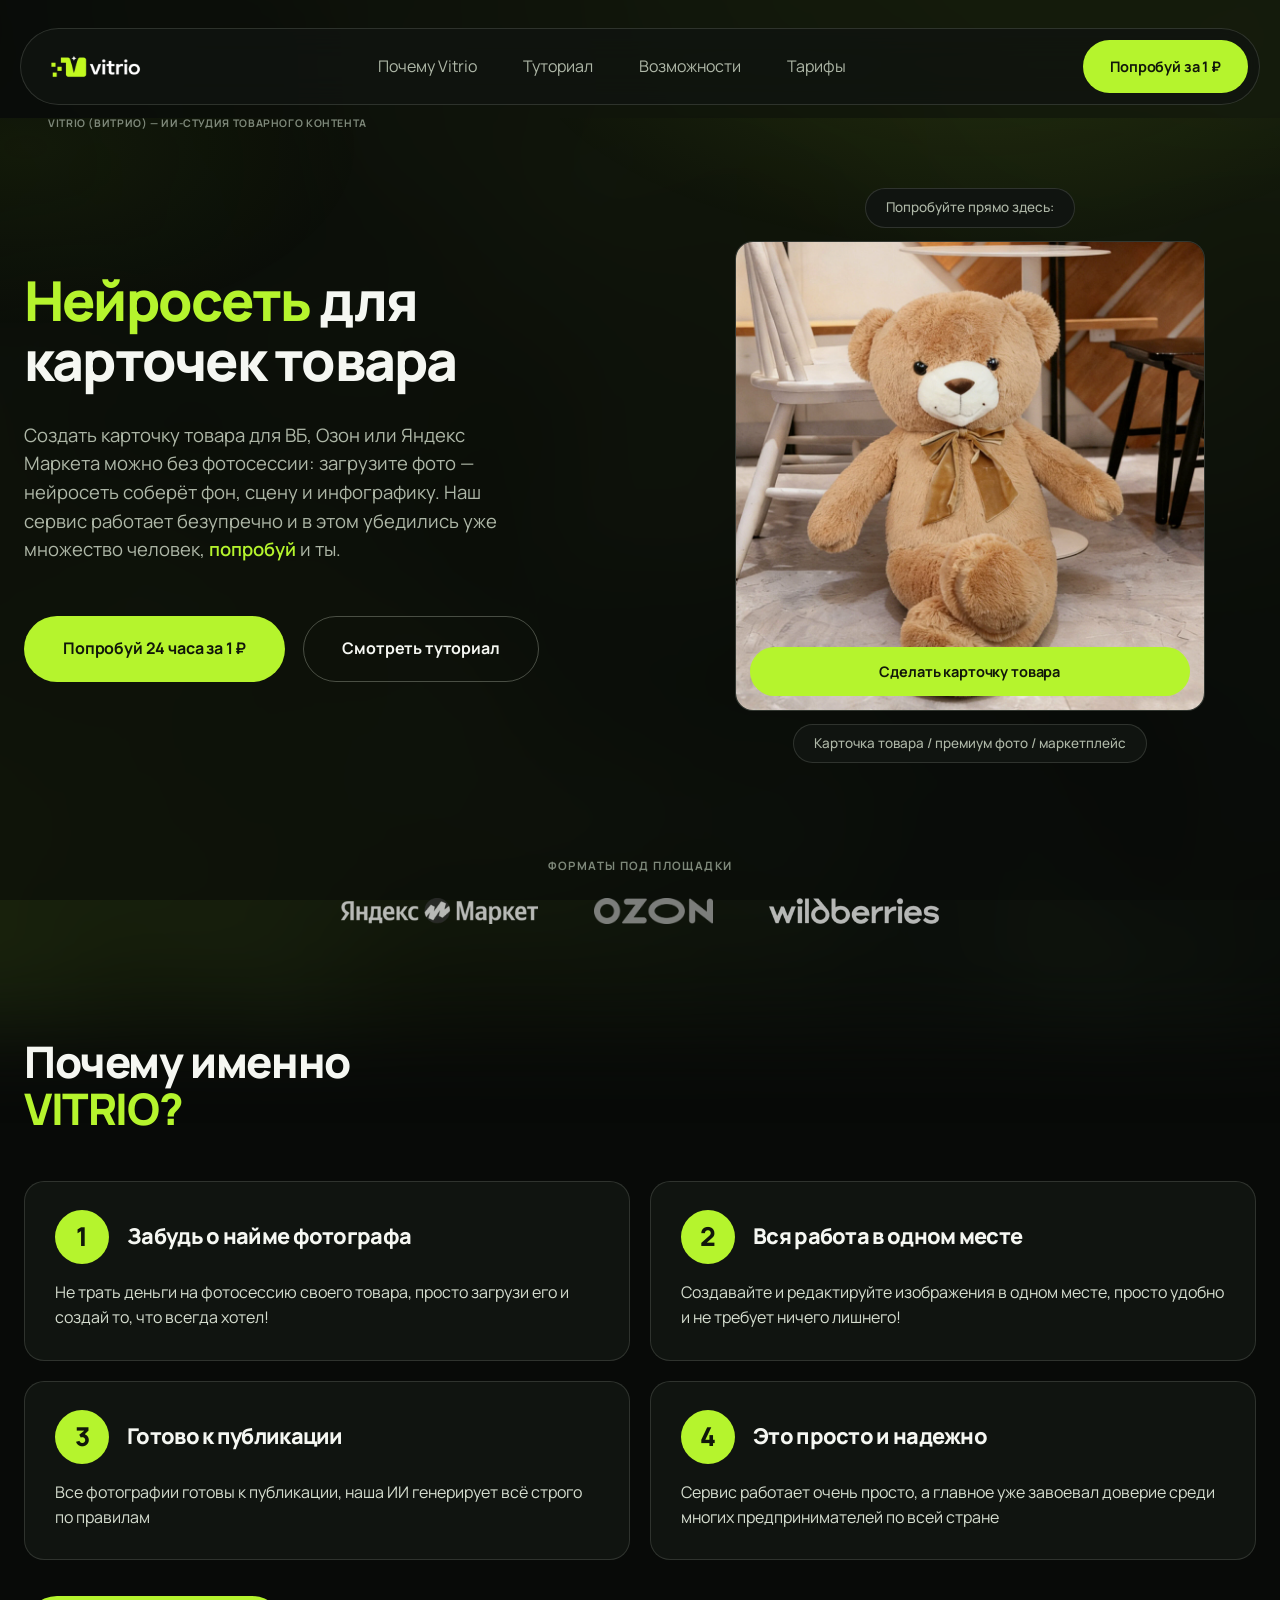
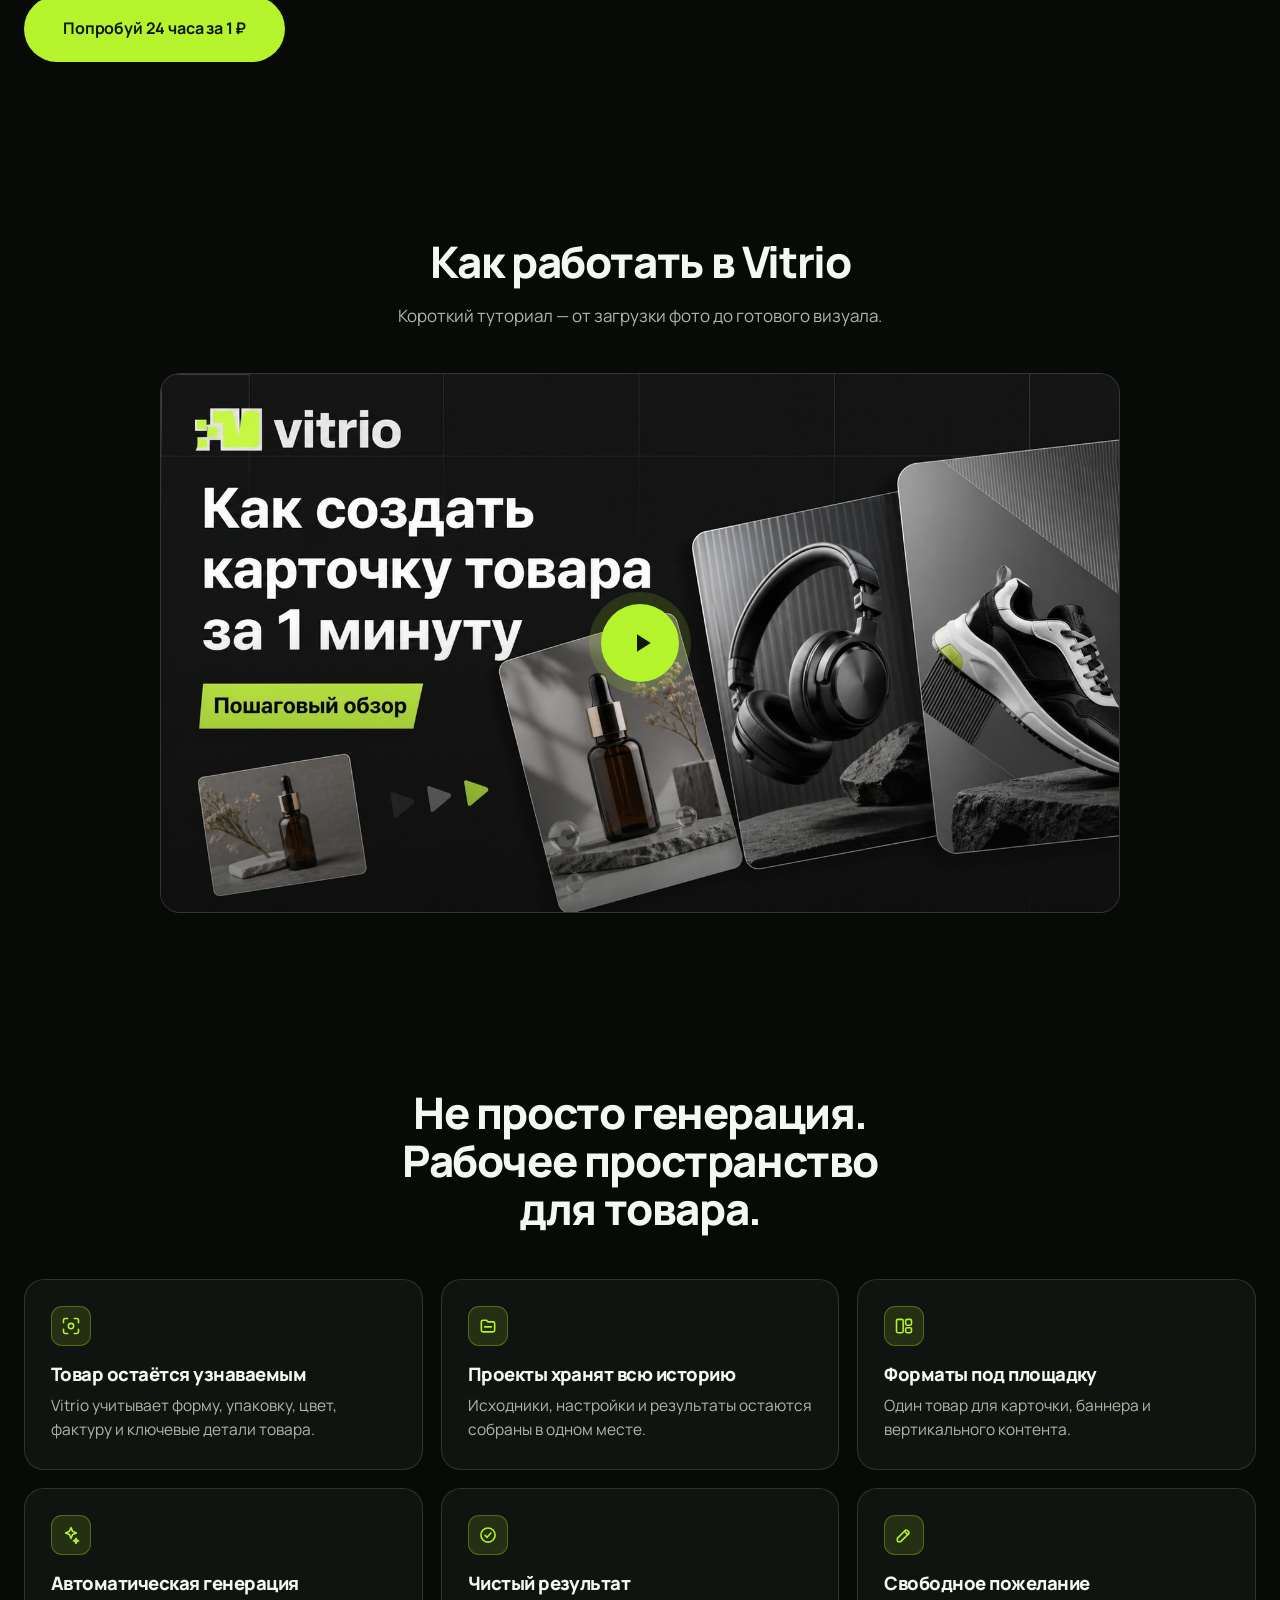
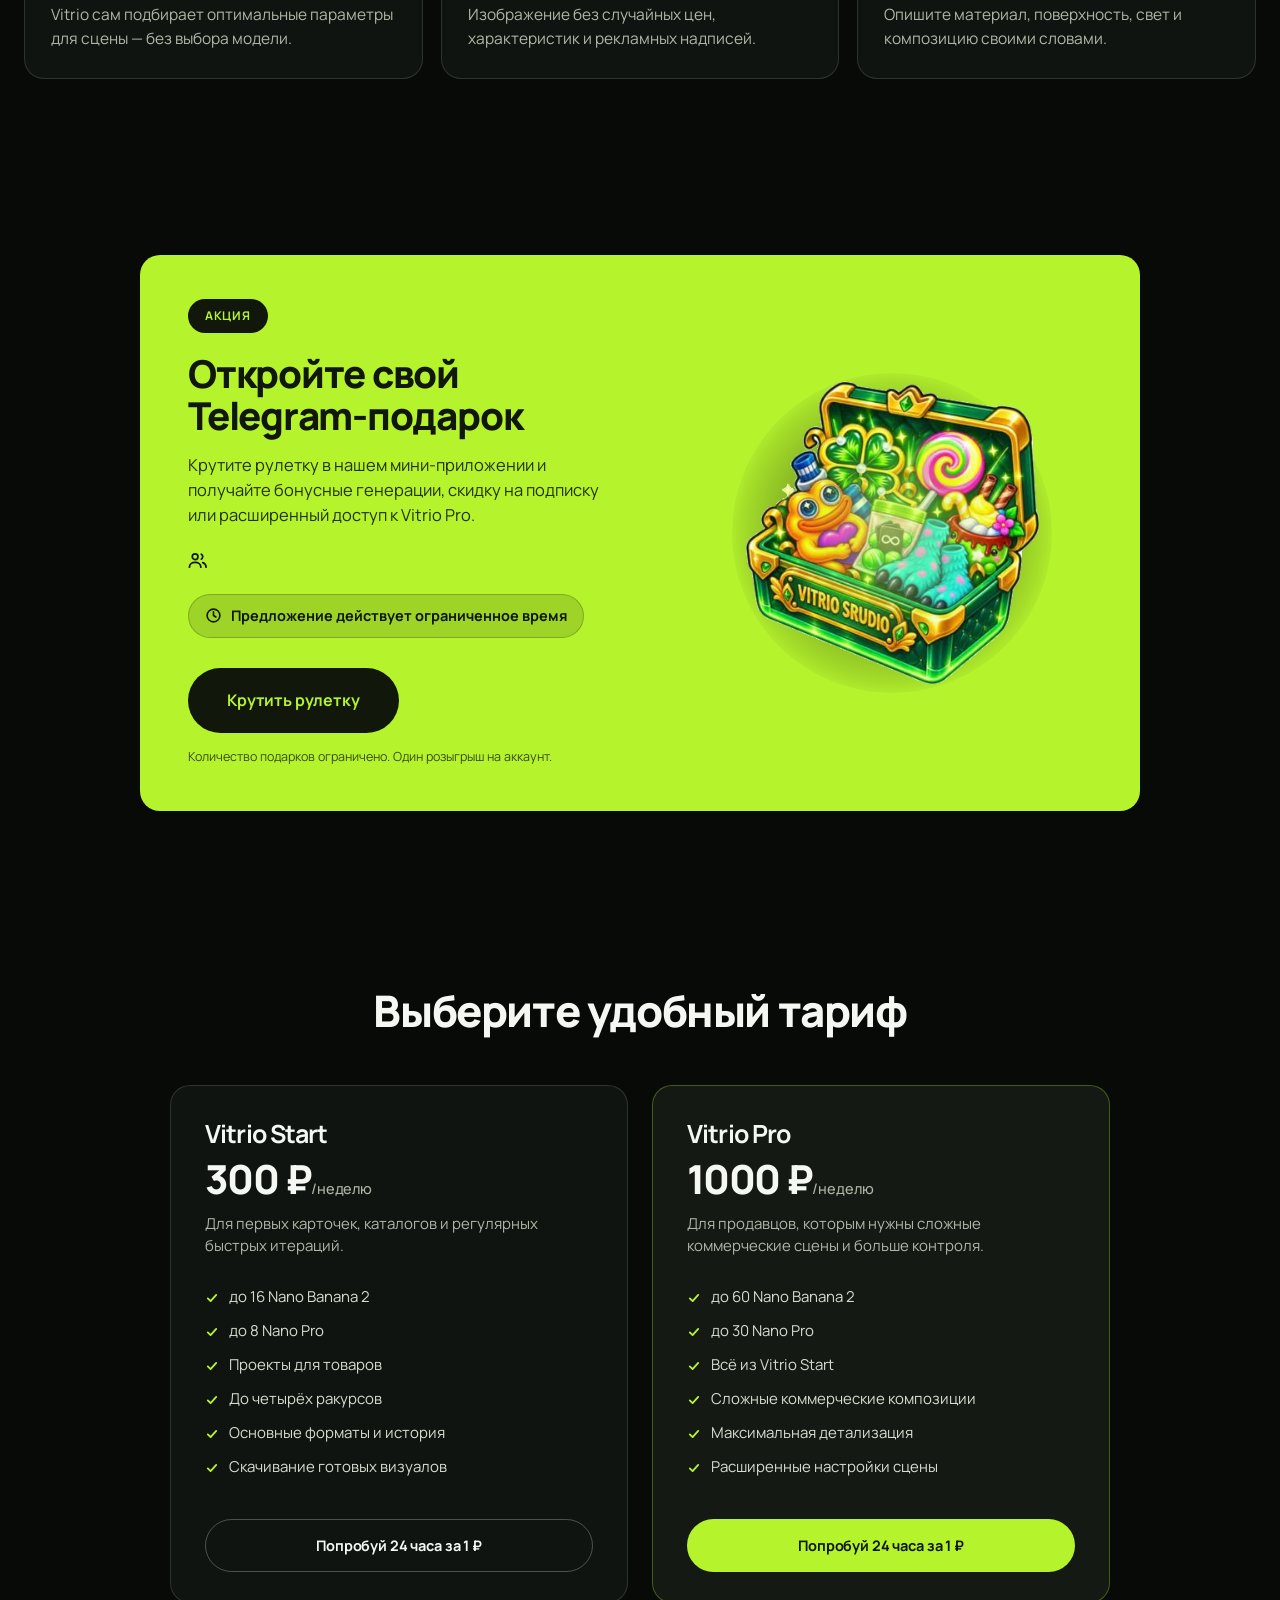
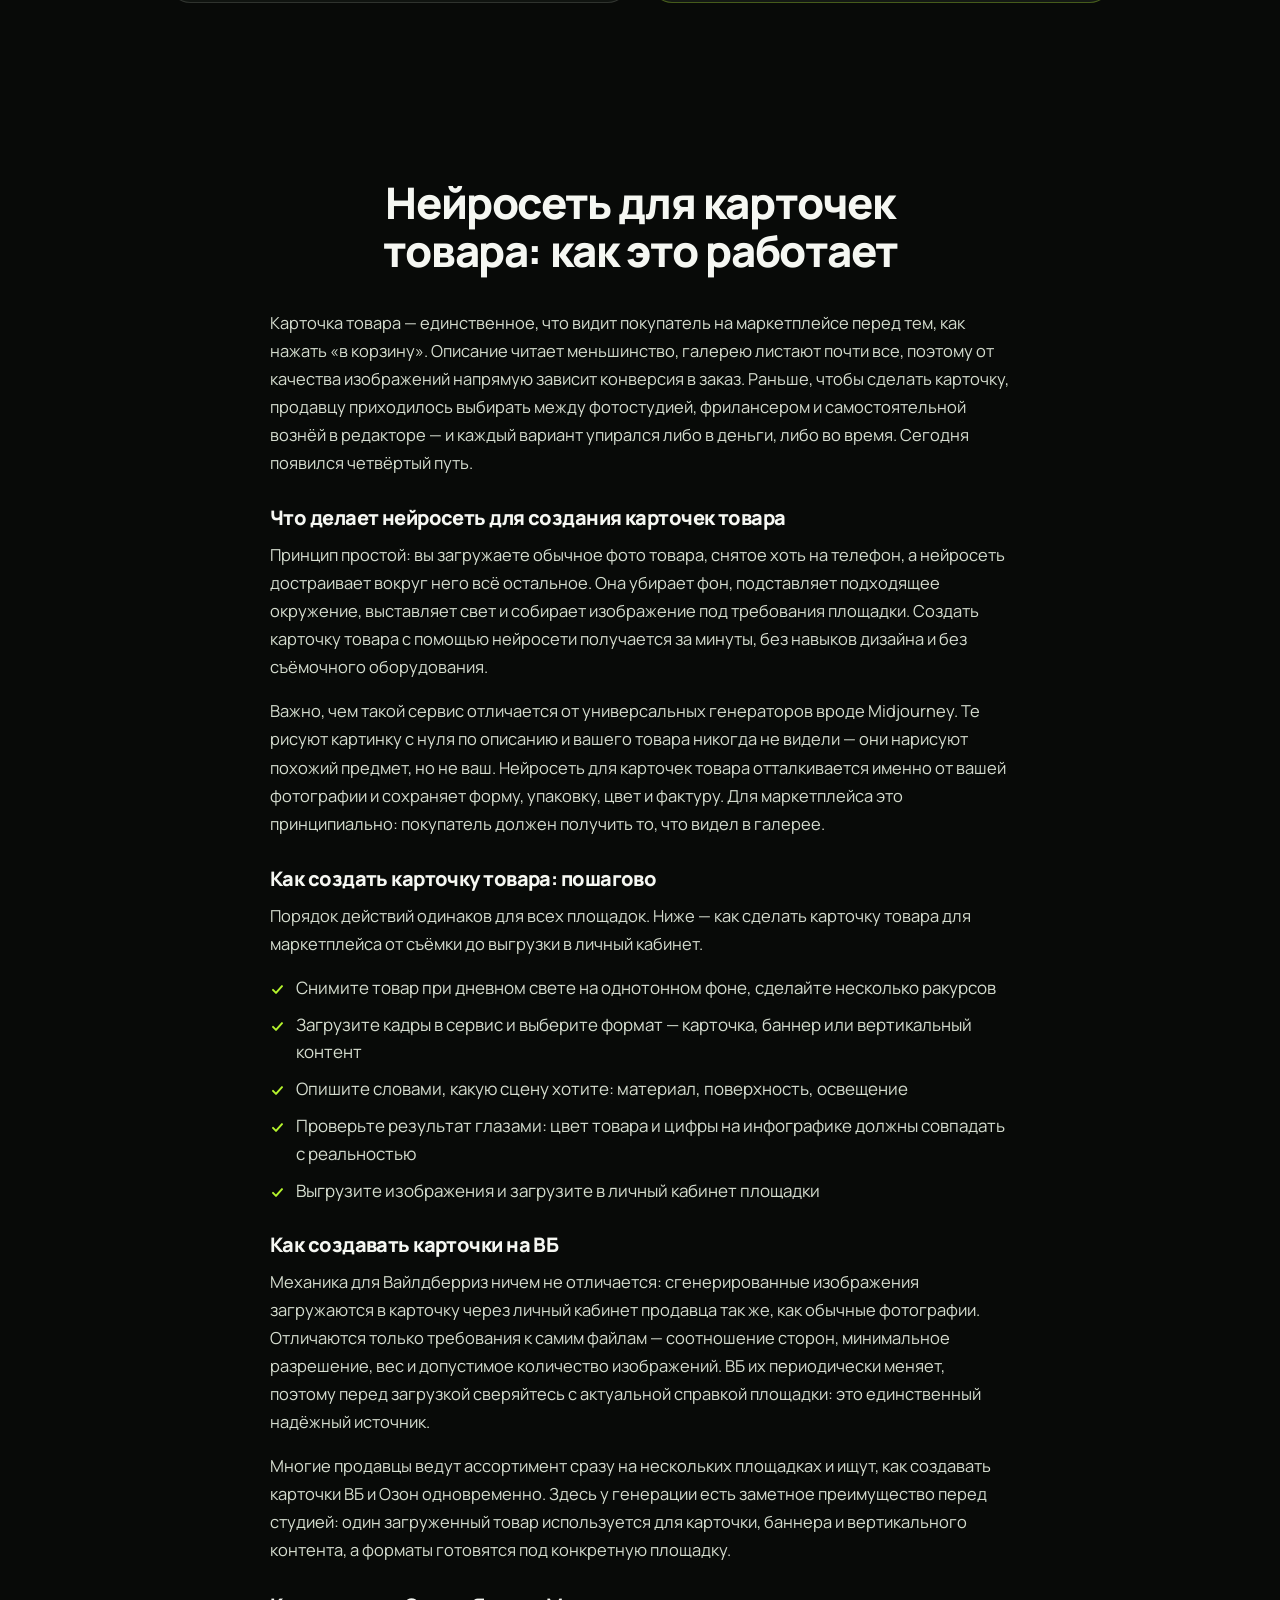
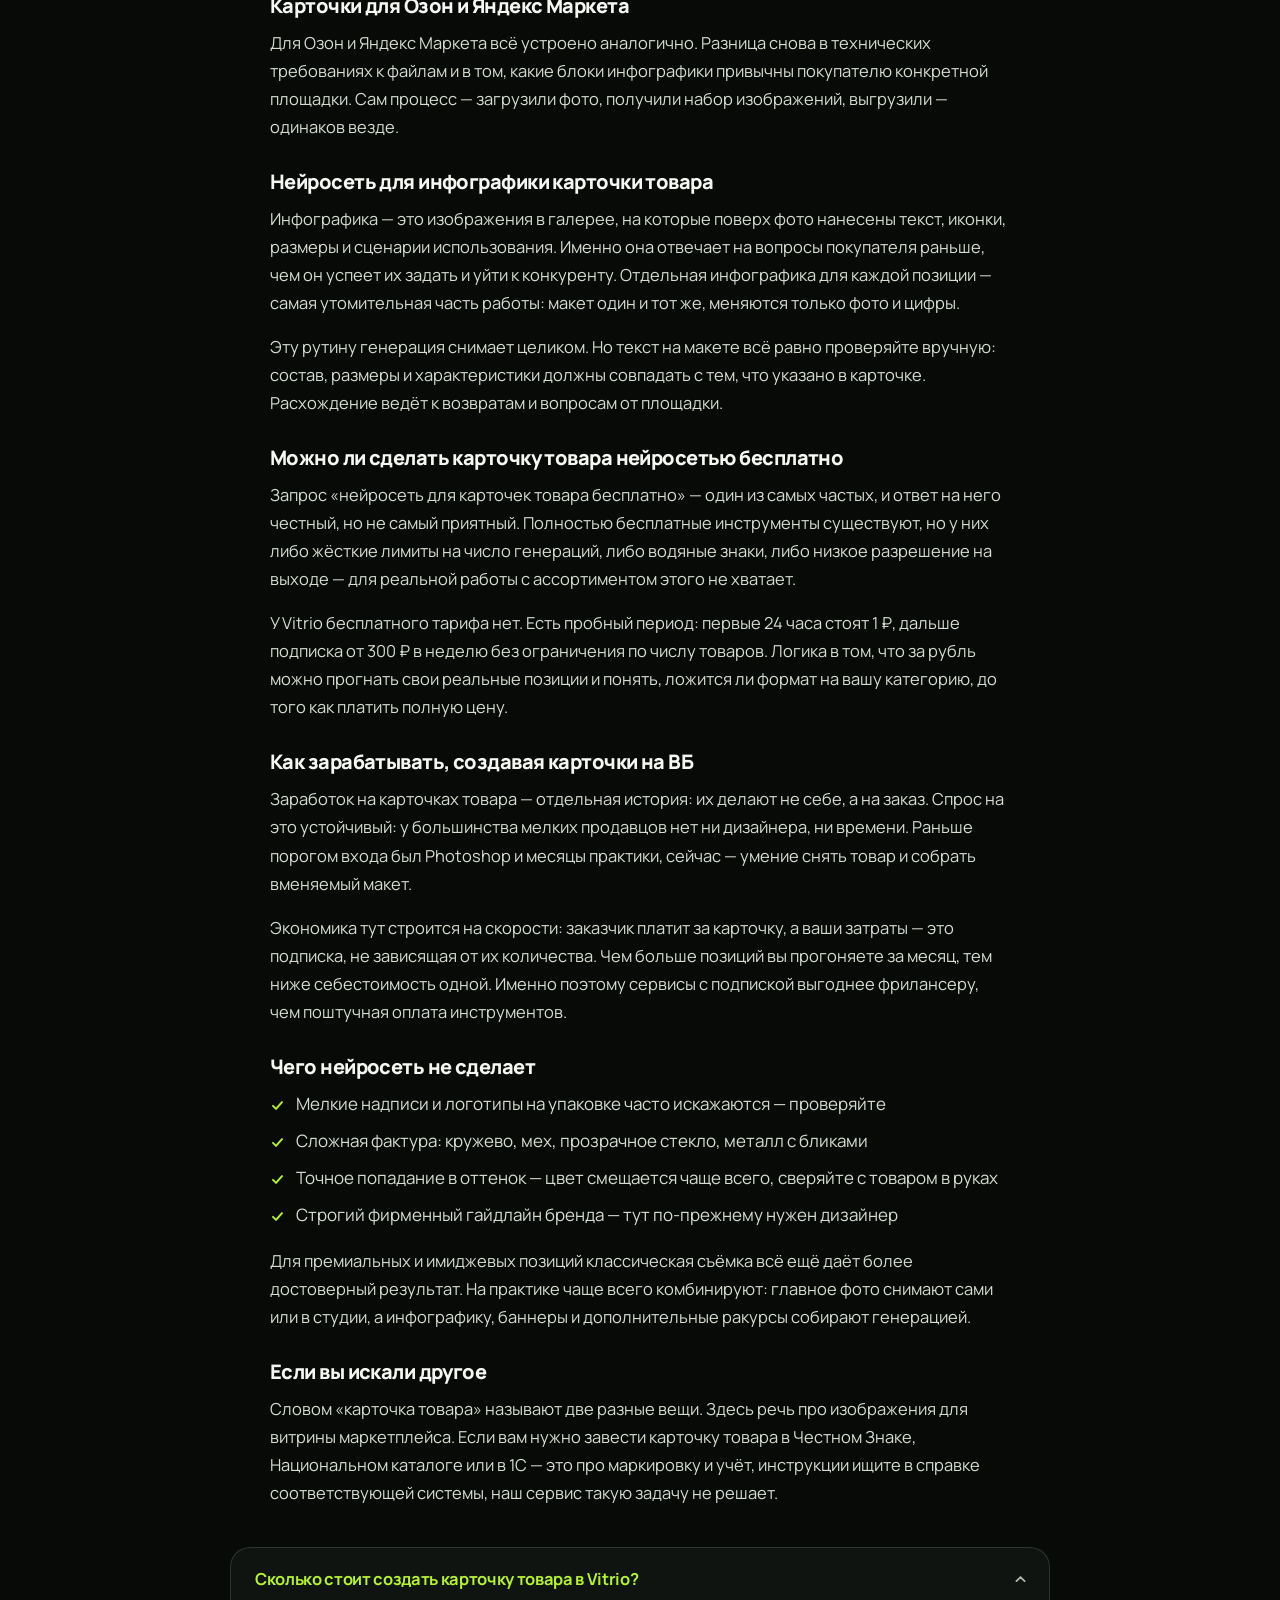
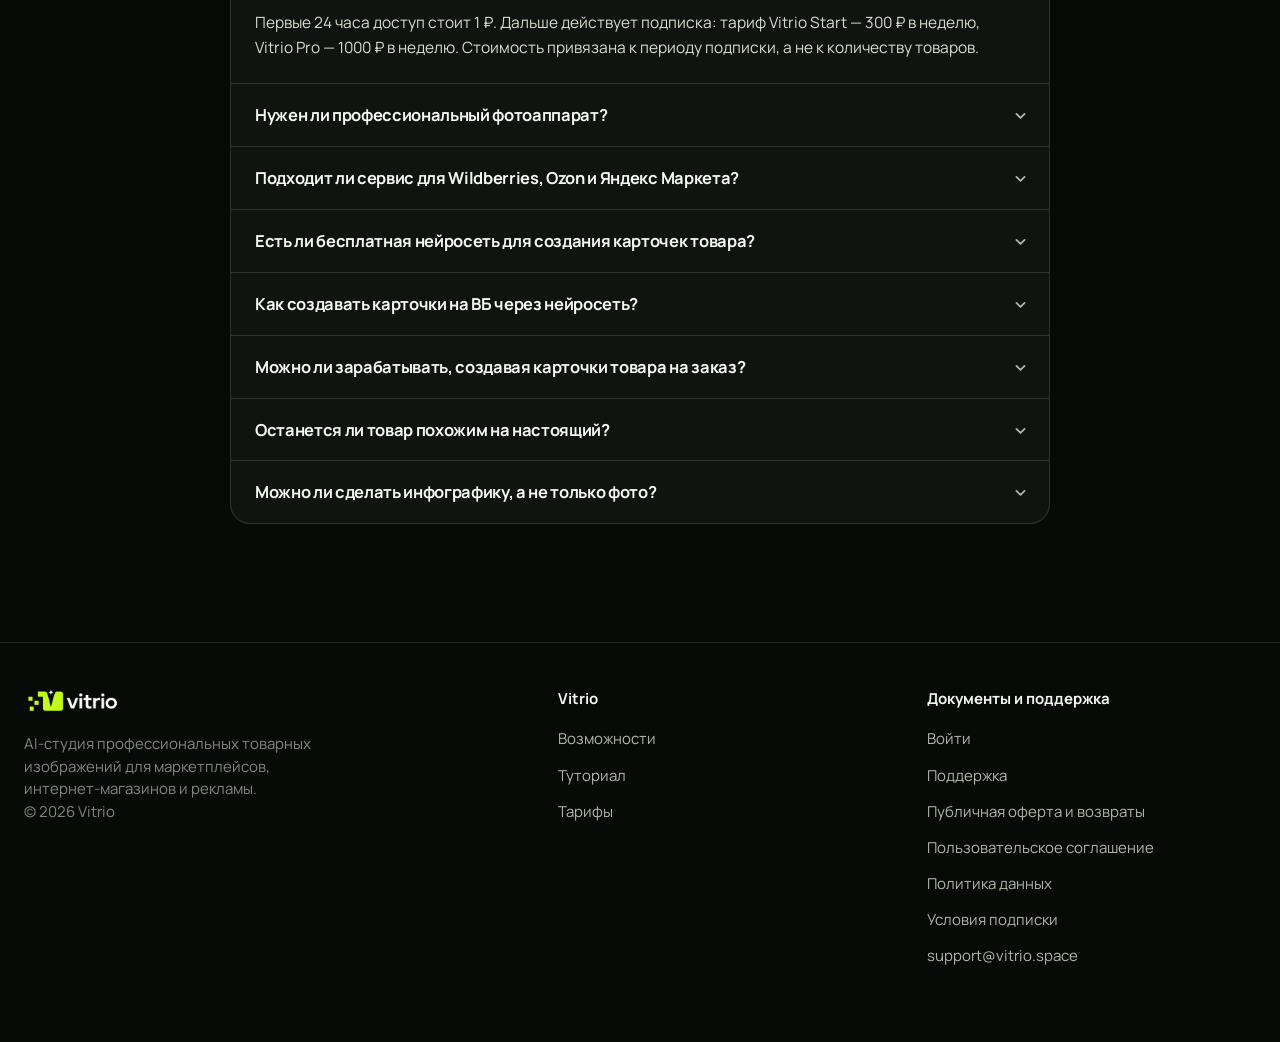
<file: index.html>
<!DOCTYPE html>
<html lang="ru">
<head>
<meta charset="UTF-8">
<meta name="viewport" content="width=device-width, initial-scale=1.0">
<meta name="theme-color" content="#080a08">
<title>Нейросеть для карточек товара — создать карточку товара для ВБ и Озон | Vitrio</title>
<meta name="description" content="Нейросеть для создания карточек товара: загрузите фото — и получите фон, сцену и инфографику для ВБ, Озон и Яндекс Маркета. Как создать карточку товара без фотосессии. 24 часа за 1 ₽, дальше от 300 ₽ в неделю.">
<link rel="icon" type="image/png" href="img/favicon.png">
<link rel="apple-touch-icon" href="img/favicon.png">
<link rel="canonical" href="https://vitrio.pro/">
<meta name="robots" content="index, follow, max-image-preview:large">
<meta property="og:type" content="website">
<meta property="og:url" content="https://vitrio.pro/">
<meta property="og:site_name" content="Vitrio">
<meta property="og:locale" content="ru_RU">
<meta property="og:title" content="Нейросеть для карточек товара — для ВБ, Озон и Яндекс Маркета">
<meta property="og:description" content="Загрузите фото — нейросеть соберёт фон, сцену и инфографику. Как создать карточку товара без фотосессии.">
<meta property="og:image" content="https://vitrio.pro/img/og.jpg">
<meta property="og:image:width" content="1200">
<meta property="og:image:height" content="630">
<meta name="twitter:card" content="summary_large_image">
<link rel="preconnect" href="https://fonts.googleapis.com">
<link rel="preconnect" href="https://fonts.gstatic.com" crossorigin>
<link rel="stylesheet" href="https://fonts.googleapis.com/css2?family=Manrope:wght@400;500;600;700;800&display=swap">
<link rel="stylesheet" href="style.css?v=538e9fac">
<script src="app.js?v=578bf423" defer></script>
<!-- Yandex.Metrika counter --><script type="text/javascript">(function(m,e,t,r,i,k,a){m[i]=m[i]||function(){(m[i].a=m[i].a||[]).push(arguments)};m[i].l=1*new Date();for(var j=0;j<document.scripts.length;j++){if(document.scripts[j].src===r){return;}}k=e.createElement(t),a=e.getElementsByTagName(t)[0],k.async=1,k.src=r,a.parentNode.insertBefore(k,a)})(window,document,"script","https://mc.yandex.ru/metrika/tag.js?id=113894027","ym");ym(113894027,"init",{ssr:true,webvisor:false,clickmap:true,ecommerce:"dataLayer",accurateTrackBounce:true,trackLinks:true});</script><noscript><div><img src="https://mc.yandex.ru/watch/113894027" style="position:absolute;left:-9999px;" alt=""></div></noscript><!-- /Yandex.Metrika counter -->
</head>
<body>

<!-- ============================ ШАПКА ============================ -->
<header class="nav">
  <div class="nav__bar">
    <a class="logo" href="#top" aria-label="Vitrio — на главную">
      <span class="logo__img"><img src="img/logo.webp" alt="Vitrio" width="260" height="77"><img src="img/logo.webp" alt="" aria-hidden="true" width="260" height="77"></span>
    </a>

    <nav class="nav__links" aria-label="Основная навигация">
      <a href="#why">Почему Vitrio</a>
      <a href="#tutorial">Туториал</a>
      <a href="#feat">Возможности</a>
      <a href="#plans">Тарифы</a>
    </nav>

    <a class="btn btn--lime btn--sm nav__cta" data-cta href="https://vitrio.space/?ref=NF-367251-6731&amp;referral_offer=hybrid" target="_blank" rel="sponsored noopener">Попробуй за 1 ₽</a>
  </div>
  <p class="nav__caption">Vitrio (Витрио) — ИИ-студия товарного контента</p>
</header>

<main id="top">

  <!-- ============================ HERO ============================ -->
  <section class="hero">
    <div class="shell hero__grid">
      <div class="hero__copy">
        <h1><span class="lime">Нейросеть</span> для карточек товара</h1>
        <p class="hero__lead">
          Создать карточку товара для ВБ, Озон или Яндекс Маркета можно без фотосессии:
          загрузите фото — нейросеть соберёт фон, сцену и инфографику.
          Наш сервис работает безупречно и в этом убедились уже множество человек,
          <a data-cta href="https://vitrio.space/?ref=NF-367251-6731&amp;referral_offer=hybrid" target="_blank" rel="sponsored noopener">попробуй</a> и ты.
        </p>
        <div class="hero__actions">
          <a class="btn btn--lime" data-cta href="https://vitrio.space/?ref=NF-367251-6731&amp;referral_offer=hybrid" target="_blank" rel="sponsored noopener">Попробуй 24 часа за 1 ₽</a>
          <a class="btn btn--ghost" href="#tutorial">Смотреть туториал</a>
        </div>
      </div>

      <div class="hero__media">
        <span class="tag">Попробуйте прямо здесь:</span>

        <!-- Демо: показан исходник; по кнопке он растворяется в свете и
             из свечения проступает результат. Только прозрачность, размытие
             и яркость — никаких перемещений. Прогон 1.8 с, возврат 0.7 с,
             задаётся в style.css. Кнопка внутри рамки, снизу. -->
        <div class="gen" id="heroGen">
          <div class="gen__tilt">
            <div class="gen__frame">
              <!-- порядок важен: исходник лежит ниже, результат выше.
                   Обрезка кругом идёт по верхнему слою, иначе её не видно. -->
              <figure class="gen__layer gen__layer--src">
                <img src="img/hero-1-photo.webp" alt="Исходное фото плюшевого медведя, снятое на телефон" width="940" height="940" fetchpriority="high">
                <figcaption class="gen__label gen__label--src">Ваше фото</figcaption>
              </figure>

              <figure class="gen__layer gen__layer--done">
                <img src="img/hero-2-card.jpg" alt="Готовая карточка товара: плюшевый медведь 25 см с инфографикой" width="940" height="940" decoding="async" fetchpriority="high">
                <figcaption class="gen__label gen__label--done">
                  <svg width="13" height="13" viewBox="0 0 20 20" fill="none" stroke="#11170a" stroke-width="2.6" stroke-linecap="round" stroke-linejoin="round" aria-hidden="true"><path d="M4 10.5l4 4 8-9"/></svg>
                  Готовая карточка
                </figcaption>
              </figure>
              <span class="gen__bloom" aria-hidden="true"></span>

              <div class="gen__steps" aria-hidden="true">
                <span class="gen__chip">
                  <svg width="14" height="14" viewBox="0 0 20 20" fill="none" stroke="#b5f42d" stroke-width="2.8" stroke-linecap="round" stroke-linejoin="round"><path d="M4 10.5l4 4 8-9"/></svg>
                  Фон убран
                </span>
                <span class="gen__chip">
                  <svg width="14" height="14" viewBox="0 0 20 20" fill="none" stroke="#b5f42d" stroke-width="2.8" stroke-linecap="round" stroke-linejoin="round"><path d="M4 10.5l4 4 8-9"/></svg>
                  Сцена собрана
                </span>
                <span class="gen__chip">
                  <svg width="14" height="14" viewBox="0 0 20 20" fill="none" stroke="#b5f42d" stroke-width="2.8" stroke-linecap="round" stroke-linejoin="round"><path d="M4 10.5l4 4 8-9"/></svg>
                  Инфографика готова
                </span>
              </div>

              <button class="btn btn--lime gen__run" type="button">Сделать карточку товара</button>
            </div>
          </div>
        </div>

        <span class="tag">Карточка товара / премиум фото / маркетплейс</span>
      </div>
    </div>
  </section>

  <!-- ======================= МАРКЕТПЛЕЙСЫ ======================= -->
  <section class="mp">
    <div class="shell">
      <p class="mp__label">Форматы под площадки</p>
      <div class="mp__row">
        <img src="img/wildberries.webp" alt="Wildberries" width="280" height="37" loading="lazy">
        <img src="img/ozon.webp" alt="Ozon" width="280" height="61" loading="lazy">
        <img src="img/yandex-market.webp" alt="Яндекс Маркет" width="280" height="43" loading="lazy">
      </div>
    </div>
  </section>

  <!-- ======================= ПОЧЕМУ ИМЕННО VITRIO ======================= -->
  <section class="section why" id="why">
    <div class="shell">
      <h2 class="section__title">Почему именно<br><span class="lime">VITRIO?</span></h2>

      <div class="why__grid">
        <article class="why__card">
          <div class="why__head">
            <span class="why__num">1</span>
            <h3>Забудь о найме фотографа</h3>
          </div>
          <p>Не трать деньги на фотосессию своего товара, просто загрузи его и создай то, что всегда хотел!</p>
        </article>

        <article class="why__card">
          <div class="why__head">
            <span class="why__num">2</span>
            <h3>Вся работа в одном месте</h3>
          </div>
          <p>Создавайте и редактируйте изображения в одном месте, просто удобно и не требует ничего лишнего!</p>
        </article>

        <article class="why__card">
          <div class="why__head">
            <span class="why__num">3</span>
            <h3>Готово к публикации</h3>
          </div>
          <p>Все фотографии готовы к публикации, наша ИИ генерирует всё строго по правилам</p>
        </article>

        <article class="why__card">
          <div class="why__head">
            <span class="why__num">4</span>
            <h3>Это просто и надежно</h3>
          </div>
          <p>Сервис работает очень просто, а главное уже завоевал доверие среди многих предпринимателей по всей стране</p>
        </article>
      </div>

      <div class="why__cta">
        <a class="btn btn--lime" data-cta href="https://vitrio.space/?ref=NF-367251-6731&amp;referral_offer=hybrid" target="_blank" rel="sponsored noopener">Попробуй 24 часа за 1 ₽</a>
      </div>
    </div>
  </section>

  <!-- Плеер подгружается только по клику: до этого ни одного
       запроса на сторонний домен, и первый экран не тормозит. -->
  <section class="section tutorial" id="tutorial">
    <div class="shell">
      <h2 class="section__title section__title--center">Как работать в Vitrio</h2>
      <p class="section__lead">Короткий туториал — от загрузки фото до готового визуала.</p>

      <div class="tutorial__box" data-embed="https://kinescope.io/embed/ptXt8i3foDfA9RFzfxUPYB?autoplay=1" data-embed-title="Туториал по работе в Vitrio">
        <button class="tutorial__cover" type="button" aria-label="Воспроизвести туториал по работе в Vitrio">
          <img src="img/tutorial-cover-04.webp" alt="Как создать карточку товара за 1 минуту — пошаговый обзор Vitrio" width="1536" height="864" loading="lazy">
          <span class="tutorial__play" aria-hidden="true">
            <svg viewBox="0 0 24 24"><path d="M8 5l11 7-11 7z"/></svg>
          </span>
        </button>
      </div>
    </div>
  </section>

  <!-- ============================ ВОЗМОЖНОСТИ ============================ -->
  <section class="section feat" id="feat">
    <div class="shell">
      <h2 class="section__title section__title--center">Не просто генерация. Рабочее пространство для товара.</h2>

      <div class="feat__grid">
        <article class="feat__card">
          <span class="feat__icon"><svg viewBox="0 0 24 24"><path d="M3 8V5a2 2 0 012-2h3M16 3h3a2 2 0 012 2v3M21 16v3a2 2 0 01-2 2h-3M8 21H5a2 2 0 01-2-2v-3"/><circle cx="12" cy="12" r="3.2"/></svg></span>
          <h3>Товар остаётся узнаваемым</h3>
          <p>Vitrio учитывает форму, упаковку, цвет, фактуру и ключевые детали товара.</p>
        </article>

        <article class="feat__card">
          <span class="feat__icon"><svg viewBox="0 0 24 24"><path d="M4 7a2 2 0 012-2h4l2 2h6a2 2 0 012 2v8a2 2 0 01-2 2H6a2 2 0 01-2-2z"/><path d="M8 13h8"/></svg></span>
          <h3>Проекты хранят всю историю</h3>
          <p>Исходники, настройки и результаты остаются собраны в одном месте.</p>
        </article>

        <article class="feat__card">
          <span class="feat__icon"><svg viewBox="0 0 24 24"><rect x="3" y="4" width="8" height="16" rx="1.6"/><rect x="14" y="4" width="7" height="7" rx="1.6"/><rect x="14" y="14" width="7" height="6" rx="1.6"/></svg></span>
          <h3>Форматы под площадку</h3>
          <p>Один товар для карточки, баннера и вертикального контента.</p>
        </article>

        <article class="feat__card">
          <span class="feat__icon"><svg viewBox="0 0 24 24"><path d="M12 3l1.9 4.6 4.6 1.9-4.6 1.9L12 16l-1.9-4.6L5.5 9.5l4.6-1.9z"/><path d="M18 16l.9 2.1 2.1.9-2.1.9L18 22l-.9-2.1-2.1-.9 2.1-.9z"/></svg></span>
          <h3>Автоматическая генерация</h3>
          <p>Vitrio сам подбирает оптимальные параметры для сцены — без выбора модели.</p>
        </article>

        <article class="feat__card">
          <span class="feat__icon"><svg viewBox="0 0 24 24"><circle cx="12" cy="12" r="8.5"/><path d="M8.5 12.4l2.4 2.4 4.6-5.2"/></svg></span>
          <h3>Чистый результат</h3>
          <p>Изображение без случайных цен, характеристик и рекламных надписей.</p>
        </article>

        <article class="feat__card">
          <span class="feat__icon"><svg viewBox="0 0 24 24"><path d="M4 18.5V16l9.4-9.4a1.8 1.8 0 012.6 0l1.4 1.4a1.8 1.8 0 010 2.6L8 20H5.5A1.5 1.5 0 014 18.5z"/><path d="M12.5 7.5l4 4"/></svg></span>
          <h3>Свободное пожелание</h3>
          <p>Опишите материал, поверхность, свет и композицию своими словами.</p>
        </article>
      </div>
    </div>
  </section>

  <!-- ============================ ПРОМО-АКЦИЯ ============================ -->
  <!-- — окно акции в минутах, отсчёт от загрузки страницы.
       Альтернатива: data-deadline="2026-09-01T21:00:00+03:00" — фиксированная
       дата; если она задана, окно игнорируется.
       data-participants — впишите реальное число или оставьте пустым. -->
  <section class="section promo" id="promo">
    <div class="shell">
      <div class="promo__card" data-participants="">
        <div class="promo__copy">
          <span class="promo__eyebrow">Акция</span>
          <h2>Откройте свой Telegram-подарок</h2>
          <p class="promo__text">Крутите рулетку в нашем мини-приложении и получайте бонусные генерации, скидку на подписку или расширенный доступ к Vitrio Pro.</p>

          <p class="promo__stats" data-role="participants" hidden>
            <svg width="19" height="19" viewBox="0 0 20 20" fill="none" stroke="#11170a" stroke-width="1.8" stroke-linecap="round" stroke-linejoin="round" aria-hidden="true">
              <circle cx="7.5" cy="6" r="3"/><path d="M1.5 17c0-3 2.7-5 6-5s6 2 6 5"/><path d="M14 3.4a3 3 0 010 5.2M15.5 12.3c2 .6 3.5 2.3 3.5 4.7"/>
            </svg>
            <span data-role="participants-text"></span>
          </p>

          <p class="promo__limited">
            <svg width="17" height="17" viewBox="0 0 20 20" fill="none" stroke="#11170a" stroke-width="1.9" stroke-linecap="round" stroke-linejoin="round" aria-hidden="true">
              <circle cx="10" cy="10" r="7.5"/><path d="M10 5.8V10l2.8 1.8"/>
            </svg>
            Предложение действует ограниченное время
          </p>

          <div class="promo__cta">
            <a class="btn btn--dark" data-cta data-role="promo-cta" href="https://t.me/TgGiftsSpinBot" target="_blank" rel="noopener">Крутить рулетку</a>
          </div>
          <p class="promo__note">Количество подарков ограничено. Один розыгрыш на аккаунт.</p>
        </div>

        <div class="promo__art">
          <img src="img/promo-case.png" alt="Подарочный кейс Vitrio с призами" width="372" height="386" loading="lazy">
        </div>
      </div>
    </div>
  </section>

  <!-- ============================ ТАРИФЫ ============================ -->
  <section class="section plans-section" id="plans">
    <div class="shell">
      <h2 class="section__title section__title--center">Выберите удобный тариф</h2>

      <div class="plans">
        <article class="plan">
          <h3>Vitrio Start</h3>
          <p class="plan__price">300 ₽<span>/неделю</span></p>
          <p class="plan__desc">Для первых карточек, каталогов и регулярных быстрых итераций.</p>
          <ul class="plan__list">
            <li>до 16 Nano Banana 2</li>
            <li>до 8 Nano Pro</li>
            <li>Проекты для товаров</li>
            <li>До четырёх ракурсов</li>
            <li>Основные форматы и история</li>
            <li>Скачивание готовых визуалов</li>
          </ul>
          <a class="btn btn--ghost btn--sm" data-cta href="https://vitrio.space/?ref=NF-367251-6731&amp;referral_offer=hybrid" target="_blank" rel="sponsored noopener">Попробуй 24 часа за 1 ₽</a>
        </article>

        <article class="plan plan--pro">
          <h3>Vitrio Pro</h3>
          <p class="plan__price">1000 ₽<span>/неделю</span></p>
          <p class="plan__desc">Для продавцов, которым нужны сложные коммерческие сцены и больше контроля.</p>
          <ul class="plan__list">
            <li>до 60 Nano Banana 2</li>
            <li>до 30 Nano Pro</li>
            <li>Всё из Vitrio Start</li>
            <li>Сложные коммерческие композиции</li>
            <li>Максимальная детализация</li>
            <li>Расширенные настройки сцены</li>
          </ul>
          <a class="btn btn--lime btn--sm" data-cta href="https://vitrio.space/?ref=NF-367251-6731&amp;referral_offer=hybrid" target="_blank" rel="sponsored noopener">Попробуй 24 часа за 1 ₽</a>
        </article>
      </div>
    </div>
  </section>


  <!-- ============================ ТЕКСТ ДЛЯ ПОИСКА ============================ -->
  <section class="section seo" id="about">
    <div class="shell">
      <h2 class="section__title section__title--center">Нейросеть для карточек товара: как это работает</h2>

      <div class="seo__body">
        <p>Карточка товара — единственное, что видит покупатель на маркетплейсе перед тем, как нажать «в корзину». Описание читает меньшинство, галерею листают почти все, поэтому от качества изображений напрямую зависит конверсия в заказ. Раньше, чтобы сделать карточку, продавцу приходилось выбирать между фотостудией, фрилансером и самостоятельной вознёй в редакторе — и каждый вариант упирался либо в деньги, либо во время. Сегодня появился четвёртый путь.</p>

        <h3>Что делает нейросеть для создания карточек товара</h3>
        <p>Принцип простой: вы загружаете обычное фото товара, снятое хоть на телефон, а нейросеть достраивает вокруг него всё остальное. Она убирает фон, подставляет подходящее окружение, выставляет свет и собирает изображение под требования площадки. Создать карточку товара с помощью нейросети получается за минуты, без навыков дизайна и без съёмочного оборудования.</p>
        <p>Важно, чем такой сервис отличается от универсальных генераторов вроде Midjourney. Те рисуют картинку с нуля по описанию и вашего товара никогда не видели — они нарисуют похожий предмет, но не ваш. Нейросеть для карточек товара отталкивается именно от вашей фотографии и сохраняет форму, упаковку, цвет и фактуру. Для маркетплейса это принципиально: покупатель должен получить то, что видел в галерее.</p>

        <h3>Как создать карточку товара: пошагово</h3>
        <p>Порядок действий одинаков для всех площадок. Ниже — как сделать карточку товара для маркетплейса от съёмки до выгрузки в личный кабинет.</p>
        <ul class="seo__list">
          <li>Снимите товар при дневном свете на однотонном фоне, сделайте несколько ракурсов</li>
          <li>Загрузите кадры в сервис и выберите формат — карточка, баннер или вертикальный контент</li>
          <li>Опишите словами, какую сцену хотите: материал, поверхность, освещение</li>
          <li>Проверьте результат глазами: цвет товара и цифры на инфографике должны совпадать с реальностью</li>
          <li>Выгрузите изображения и загрузите в личный кабинет площадки</li>
        </ul>

        <h3>Как создавать карточки на ВБ</h3>
        <p>Механика для Вайлдберриз ничем не отличается: сгенерированные изображения загружаются в карточку через личный кабинет продавца так же, как обычные фотографии. Отличаются только требования к самим файлам — соотношение сторон, минимальное разрешение, вес и допустимое количество изображений. ВБ их периодически меняет, поэтому перед загрузкой сверяйтесь с актуальной справкой площадки: это единственный надёжный источник.</p>
        <p>Многие продавцы ведут ассортимент сразу на нескольких площадках и ищут, как создавать карточки ВБ и Озон одновременно. Здесь у генерации есть заметное преимущество перед студией: один загруженный товар используется для карточки, баннера и вертикального контента, а форматы готовятся под конкретную площадку.</p>

        <h3>Карточки для Озон и Яндекс Маркета</h3>
        <p>Для Озон и Яндекс Маркета всё устроено аналогично. Разница снова в технических требованиях к файлам и в том, какие блоки инфографики привычны покупателю конкретной площадки. Сам процесс — загрузили фото, получили набор изображений, выгрузили — одинаков везде.</p>

        <h3>Нейросеть для инфографики карточки товара</h3>
        <p>Инфографика — это изображения в галерее, на которые поверх фото нанесены текст, иконки, размеры и сценарии использования. Именно она отвечает на вопросы покупателя раньше, чем он успеет их задать и уйти к конкуренту. Отдельная инфографика для каждой позиции — самая утомительная часть работы: макет один и тот же, меняются только фото и цифры.</p>
        <p>Эту рутину генерация снимает целиком. Но текст на макете всё равно проверяйте вручную: состав, размеры и характеристики должны совпадать с тем, что указано в карточке. Расхождение ведёт к возвратам и вопросам от площадки.</p>

        <h3>Можно ли сделать карточку товара нейросетью бесплатно</h3>
        <p>Запрос «нейросеть для карточек товара бесплатно» — один из самых частых, и ответ на него честный, но не самый приятный. Полностью бесплатные инструменты существуют, но у них либо жёсткие лимиты на число генераций, либо водяные знаки, либо низкое разрешение на выходе — для реальной работы с ассортиментом этого не хватает.</p>
        <p>У Vitrio бесплатного тарифа нет. Есть пробный период: первые 24 часа стоят 1 ₽, дальше подписка от 300 ₽ в неделю без ограничения по числу товаров. Логика в том, что за рубль можно прогнать свои реальные позиции и понять, ложится ли формат на вашу категорию, до того как платить полную цену.</p>

        <h3>Как зарабатывать, создавая карточки на ВБ</h3>
        <p>Заработок на карточках товара — отдельная история: их делают не себе, а на заказ. Спрос на это устойчивый: у большинства мелких продавцов нет ни дизайнера, ни времени. Раньше порогом входа был Photoshop и месяцы практики, сейчас — умение снять товар и собрать вменяемый макет.</p>
        <p>Экономика тут строится на скорости: заказчик платит за карточку, а ваши затраты — это подписка, не зависящая от их количества. Чем больше позиций вы прогоняете за месяц, тем ниже себестоимость одной. Именно поэтому сервисы с подпиской выгоднее фрилансеру, чем поштучная оплата инструментов.</p>

        <h3>Чего нейросеть не сделает</h3>
        <ul class="seo__list">
          <li>Мелкие надписи и логотипы на упаковке часто искажаются — проверяйте</li>
          <li>Сложная фактура: кружево, мех, прозрачное стекло, металл с бликами</li>
          <li>Точное попадание в оттенок — цвет смещается чаще всего, сверяйте с товаром в руках</li>
          <li>Строгий фирменный гайдлайн бренда — тут по-прежнему нужен дизайнер</li>
        </ul>
        <p>Для премиальных и имиджевых позиций классическая съёмка всё ещё даёт более достоверный результат. На практике чаще всего комбинируют: главное фото снимают сами или в студии, а инфографику, баннеры и дополнительные ракурсы собирают генерацией.</p>

        <h3>Если вы искали другое</h3>
        <p>Словом «карточка товара» называют две разные вещи. Здесь речь про изображения для витрины маркетплейса. Если вам нужно завести карточку товара в Честном Знаке, Национальном каталоге или в 1С — это про маркировку и учёт, инструкции ищите в справке соответствующей системы, наш сервис такую задачу не решает.</p>
      </div>

      <div class="faq">
        <details class="faq-item" open>
          <summary>Сколько стоит создать карточку товара в Vitrio?</summary>
          <div class="answer"><p>Первые 24 часа доступ стоит 1 ₽. Дальше действует подписка: тариф Vitrio Start — 300 ₽ в неделю, Vitrio Pro — 1000 ₽ в неделю. Стоимость привязана к периоду подписки, а не к количеству товаров.</p></div>
        </details>
        <details class="faq-item">
          <summary>Нужен ли профессиональный фотоаппарат?</summary>
          <div class="answer"><p>Нет. Достаточно фото с телефона, снятого при нормальном освещении и на спокойном фоне. Чем чище исходный кадр, тем лучше результат — снимайте днём у окна и без пёстрого фона позади товара.</p></div>
        </details>
        <details class="faq-item">
          <summary>Подходит ли сервис для Wildberries, Ozon и Яндекс Маркета?</summary>
          <div class="answer"><p>Да, механика создания карточки одинакова для всех площадок, а форматы готовятся под конкретную площадку. Требования к самим файлам у маркетплейсов отличаются и периодически обновляются, поэтому перед загрузкой стоит сверяться с их актуальной справкой.</p></div>
        </details>
        <details class="faq-item">
          <summary>Есть ли бесплатная нейросеть для создания карточек товара?</summary>
          <div class="answer"><p>Полностью бесплатные инструменты существуют, но у них жёсткие лимиты на число генераций, водяные знаки или низкое разрешение — для работы с реальным ассортиментом этого не хватает. У Vitrio бесплатного тарифа нет: первые 24 часа стоят 1 ₽, дальше подписка от 300 ₽ в неделю.</p></div>
        </details>
        <details class="faq-item">
          <summary>Как создавать карточки на ВБ через нейросеть?</summary>
          <div class="answer"><p>Так же, как обычные фотографии: сгенерированные изображения загружаются в карточку через личный кабинет продавца. Отличаются только требования к файлам — соотношение сторон, разрешение, вес и количество изображений. ВБ их периодически меняет, сверяйтесь с актуальной справкой площадки.</p></div>
        </details>
        <details class="faq-item">
          <summary>Можно ли зарабатывать, создавая карточки товара на заказ?</summary>
          <div class="answer"><p>Да, спрос устойчивый: у большинства мелких продавцов нет ни дизайнера, ни времени. Экономика строится на скорости — заказчик платит за карточку, а ваши затраты это подписка, не зависящая от их количества. Чем больше позиций прогоняете за месяц, тем ниже себестоимость одной.</p></div>
        </details>
        <details class="faq-item">
          <summary>Останется ли товар похожим на настоящий?</summary>
          <div class="answer"><p>Vitrio отталкивается от вашей фотографии и учитывает форму, упаковку, цвет и фактуру товара — в отличие от универсальных генераторов, которые рисуют похожий предмет с нуля. Итоговое изображение всё равно стоит просмотреть глазами: соответствие картинки реальному товару — требование всех площадок.</p></div>
        </details>
        <details class="faq-item">
          <summary>Можно ли сделать инфографику, а не только фото?</summary>
          <div class="answer"><p>Да. Кроме фотографий товара сервис собирает баннеры и инфографику, а один загруженный товар можно использовать сразу для карточки, баннера и вертикального контента.</p></div>
        </details>
      </div>
    </div>
  </section>

</main>

<!-- ============================ ПОДВАЛ ============================ -->
<footer class="footer">
  <div class="shell footer__grid">
    <div>
      <a class="logo" href="#top" aria-label="Vitrio">
        <span class="logo__img"><img src="img/logo.webp" alt="Vitrio" width="260" height="77" loading="lazy"><img src="img/logo.webp" alt="" aria-hidden="true" width="260" height="77" loading="lazy"></span>
      </a>
      <p class="footer__about">AI-студия профессиональных товарных изображений для маркетплейсов, интернет-магазинов и рекламы.<br>© 2026 Vitrio</p>
    </div>

    <div>
      <h4>Vitrio</h4>
      <ul>
        <li><a href="#feat">Возможности</a></li>
        <li><a href="#tutorial">Туториал</a></li>
        <li><a href="#plans">Тарифы</a></li>
      </ul>
    </div>

    <div>
      <h4>Документы и поддержка</h4>
      <ul>
        <li><a href="https://vitrio.space/?ref=NF-367251-6731&amp;referral_offer=hybrid" target="_blank" rel="sponsored noopener">Войти</a></li>
        <li><a href="https://studio.vitrio.space/support" rel="nofollow noopener" target="_blank">Поддержка</a></li>
        <li><a href="https://vitrio.space/offer" rel="nofollow noopener" target="_blank">Публичная оферта и возвраты</a></li>
        <li><a href="https://vitrio.space/agreement" rel="nofollow noopener" target="_blank">Пользовательское соглашение</a></li>
        <li><a href="https://vitrio.space/privacy" rel="nofollow noopener" target="_blank">Политика данных</a></li>
        <li><a href="https://vitrio.space/subscription-terms" rel="nofollow noopener" target="_blank">Условия подписки</a></li>
        <li><a href="mailto:support@vitrio.space">support@vitrio.space</a></li>
      </ul>
    </div>
  </div>
</footer>


<script type="application/ld+json">
{
  "@context": "https://schema.org",
  "@type": "FAQPage",
  "mainEntity": [
    {
      "@type": "Question",
      "name": "Сколько стоит создать карточку товара в Vitrio?",
      "acceptedAnswer": {
        "@type": "Answer",
        "text": "Первые 24 часа доступ стоит 1 рубль. Дальше подписка: Vitrio Start — 300 рублей в неделю, Vitrio Pro — 1000 рублей в неделю. Стоимость привязана к периоду подписки, а не к количеству товаров."
      }
    },
    {
      "@type": "Question",
      "name": "Нужен ли профессиональный фотоаппарат?",
      "acceptedAnswer": {
        "@type": "Answer",
        "text": "Нет. Достаточно фото с телефона при нормальном освещении и на спокойном фоне. Чем чище исходный кадр, тем лучше результат."
      }
    },
    {
      "@type": "Question",
      "name": "Подходит ли сервис для Wildberries, Ozon и Яндекс Маркета?",
      "acceptedAnswer": {
        "@type": "Answer",
        "text": "Да, механика создания карточки одинакова для всех площадок, а форматы готовятся под конкретную площадку. Требования к файлам у маркетплейсов отличаются и обновляются, поэтому перед загрузкой стоит сверяться с их справкой."
      }
    },
    {
      "@type": "Question",
      "name": "Есть ли бесплатная нейросеть для создания карточек товара?",
      "acceptedAnswer": {
        "@type": "Answer",
        "text": "Полностью бесплатные инструменты существуют, но у них жёсткие лимиты на число генераций, водяные знаки или низкое разрешение. У Vitrio бесплатного тарифа нет: первые 24 часа стоят 1 рубль, дальше подписка от 300 рублей в неделю."
      }
    },
    {
      "@type": "Question",
      "name": "Как создавать карточки на ВБ через нейросеть?",
      "acceptedAnswer": {
        "@type": "Answer",
        "text": "Сгенерированные изображения загружаются в карточку через личный кабинет продавца так же, как обычные фотографии. Отличаются требования к файлам — соотношение сторон, разрешение, вес и количество изображений."
      }
    },
    {
      "@type": "Question",
      "name": "Можно ли зарабатывать, создавая карточки товара на заказ?",
      "acceptedAnswer": {
        "@type": "Answer",
        "text": "Да. Заказчик платит за карточку, а затраты исполнителя это подписка, не зависящая от их количества. Чем больше позиций обрабатывается за месяц, тем ниже себестоимость одной карточки."
      }
    },
    {
      "@type": "Question",
      "name": "Останется ли товар похожим на настоящий?",
      "acceptedAnswer": {
        "@type": "Answer",
        "text": "Vitrio отталкивается от вашей фотографии и учитывает форму, упаковку, цвет и фактуру товара. Итоговое изображение стоит просмотреть глазами: соответствие картинки реальному товару — требование всех площадок."
      }
    },
    {
      "@type": "Question",
      "name": "Можно ли сделать инфографику, а не только фото?",
      "acceptedAnswer": {
        "@type": "Answer",
        "text": "Да. Кроме фотографий сервис собирает баннеры и инфографику, а один загруженный товар можно использовать для карточки, баннера и вертикального контента."
      }
    }
  ]
}
</script>
</body>
</html>
</file>
<file: style.css>
/* ============================================================
   Vitrio — лендинг. Тёмная тема.

   Палитра и шрифт сняты с боевого vitrio.space/simple — туда
   ведут все CTA, поэтому переход со страницы на сервис должен
   быть бесшовным. На тёмном фоне чистый бренд-лайм читается
   с контрастом 15:1; на светлом он давал 1.1:1, то есть текстом
   был нечитаем в принципе.
   ============================================================ */

:root{
  /* поверхности */
  --bg:#080a08;
  --surface:#101410;
  --surface-2:#141914;
  --surface-3:#0c100c;

  /* текст */
  --text:#f5f7f2;
  --prose:#d5ddcf;
  --muted:#aeb7a7;
  --dim:#7e887a;

  /* акцент */
  --lime:#b5f42d;
  --lime-hi:#c8ff4e;
  --lime-deep:#78a713;
  --lime-ink:#11170a;
  --lime-tint:rgba(181,244,45,.12);
  --lime-line:rgba(181,244,45,.30);

  --white:#ffffff;
  --line:rgba(232,240,222,.14);
  --line-strong:rgba(232,240,222,.28);

  --r-pill:999px;
  --r-card:20px;
  --r-img:18px;
  --r-sm:11px;

  --shell:min(100% - 48px, 1360px);
  --shell-wide:min(100% - 40px, 1620px);

  --font:"Manrope","Inter","Onest",-apple-system,BlinkMacSystemFont,"Segoe UI",Arial,sans-serif;
  --ease:cubic-bezier(.22,.8,.24,1);

  /* фоновая текстура */
  --bg-texture:url("img/bg-texture.svg");
  --bg-blur:40px;
  --bg-veil:rgba(8,10,8,.55);
}

*{box-sizing:border-box;}
html{scroll-behavior:smooth;-webkit-text-size-adjust:100%;background:var(--bg);}
body{
  margin:0;
  color:var(--prose);
  font-family:var(--font);
  font-size:17px;
  line-height:1.6;
  -webkit-font-smoothing:antialiased;
}

/* Текстура. Слой уходит за экран на 10vmax — иначе размытие
   подсасывает пустоту и края выглядят светлее середины. */
body::before{
  content:"";
  position:fixed;
  inset:-10vmax;
  z-index:-2;
  background:var(--bg-texture) center/cover no-repeat;
  filter:blur(var(--bg-blur));
  pointer-events:none;
}
body::after{
  content:"";
  position:fixed;
  inset:0;
  z-index:-1;
  background:var(--bg-veil);
  pointer-events:none;
}

img{max-width:100%;display:block;}
a{color:inherit;text-decoration:none;}
:focus-visible{outline:3px solid var(--lime);outline-offset:3px;border-radius:6px;}

h1,h2,h3{margin:0;color:var(--text);font-weight:800;letter-spacing:-.032em;line-height:1.1;}
p{margin:0;}
.lime{color:var(--lime);}
.shell{width:var(--shell);margin:0 auto;}

/* ============================================================
   Кнопки
   ============================================================ */
.btn{
  display:inline-flex;
  align-items:center;
  justify-content:center;
  gap:9px;
  border-radius:var(--r-pill);
  font-family:inherit;
  font-weight:700;
  font-size:16px;
  letter-spacing:-.01em;
  padding:19px 38px;
  border:1px solid transparent;
  cursor:pointer;
  transition:transform .18s var(--ease), background .18s var(--ease), border-color .18s var(--ease);
  white-space:nowrap;
}
.btn:active{transform:translateY(1px);}
.btn--lime{background:var(--lime);color:var(--lime-ink);}
.btn--lime:hover{background:var(--lime-hi);color:var(--lime-ink);}
.btn--ghost{background:transparent;color:var(--text);border-color:var(--line-strong);}
.btn--ghost:hover{background:var(--surface-2);border-color:var(--lime-line);color:var(--text);}
.btn--dark{background:var(--lime-ink);color:var(--lime);}
.btn--dark:hover{background:#0a0f05;color:var(--lime);}
.btn--sm{padding:14px 26px;font-size:14.5px;}

/* ============================================================
   Шапка
   ============================================================ */
.nav{position:sticky;top:14px;z-index:100;padding-top:14px;}
.nav__bar{
  width:var(--shell-wide);
  margin:0 auto;
  background:rgba(16,20,16,.82);
  backdrop-filter:saturate(150%) blur(16px);
  -webkit-backdrop-filter:saturate(150%) blur(16px);
  border:1px solid var(--line);
  border-radius:var(--r-pill);
  display:flex;
  align-items:center;
  gap:24px;
  padding:11px 11px 11px 26px;
}
/* Логотип. В исходнике с сайта знак лаймовый, а слово «vitrio»
   почти чёрное (замерено по пикселям: яркость 17) — на тёмном фоне
   оно пропадает. Кладём две копии файла друг на друга и режем по
   границе знака и слова (42.88% ширины, там чистый зазор 11px):
   знак показываем как есть, слово перекрашиваем в белый. */
.logo{display:flex;align-items:center;flex:none;}
.logo__img{position:relative;display:block;height:28px;aspect-ratio:260/77;}
.logo__img img{position:absolute;inset:0;width:100%;height:100%;object-fit:contain;}
.logo__img img:first-child{clip-path:inset(0 57.12% 0 0);}
.logo__img img:last-child{clip-path:inset(0 0 0 42.88%);filter:brightness(0) invert(1);}
.nav__links{flex:1;display:flex;justify-content:center;gap:46px;}
.nav__links a{font-size:16px;color:var(--muted);transition:color .18s var(--ease);}
.nav__links a:hover{color:var(--text);}
.nav__cta{flex:none;}
.nav__caption{
  width:var(--shell-wide);
  margin:10px auto 0;
  padding-left:28px;
  font-size:10.5px;
  font-weight:700;
  letter-spacing:.06em;
  text-transform:uppercase;
  color:var(--dim);
}

/* ============================================================
   Hero
   ============================================================ */
.hero{
  padding:70px 0 84px;
  background:
    radial-gradient(760px 380px at 76% -14%, rgba(181,244,45,.10) 0%, rgba(181,244,45,0) 62%),
    radial-gradient(560px 300px at 2% 4%, rgba(120,167,19,.09) 0%, rgba(120,167,19,0) 60%);
}
.hero__grid{display:grid;grid-template-columns:1.02fr .98fr;gap:64px;align-items:center;}
.hero h1{font-size:clamp(37px,4.3vw,70px);max-width:14ch;}
.hero__lead{
  margin-top:30px;
  font-size:18.5px;
  line-height:1.55;
  color:var(--muted);
  max-width:46ch;
}
.hero__lead a{color:var(--lime);font-weight:600;}
.hero__actions{display:flex;gap:18px;flex-wrap:wrap;margin-top:52px;}

.hero__media{display:flex;flex-direction:column;align-items:center;gap:13px;}
.tag{
  display:inline-block;
  background:var(--surface);
  border:1px solid var(--line);
  border-radius:var(--r-pill);
  padding:8px 20px;
  font-size:13.5px;
  font-weight:500;
  color:var(--muted);
}

/* ============================================================
   Демо генерации (по кнопке)

   Минималистично и намеренно без единого перемещения: только
   opacity, blur и brightness. Никаких масштабов, поворотов и
   разлетающихся частиц — поэтому эффект безопасен при системном
   «уменьшить движение» и не требует отдельного спокойного набора
   кадров, достаточно вернуть длительности.
   Прогон 1.8 с, возврат 0.7 с.
   ============================================================ */

/* исходник уходит в свет */
@keyframes gen-dissolve{
  0%   {opacity:1; filter:none;}
  45%  {opacity:0; filter:blur(10px) brightness(1.8);}
  100% {opacity:0; filter:blur(10px) brightness(1.8);}
}
/* результат проступает из свечения */
@keyframes gen-emerge{
  0%,30% {opacity:0; filter:blur(14px) brightness(1.4);}
  78%    {opacity:1; filter:blur(0) brightness(1);}
  100%   {opacity:1; filter:none;}
}
/* мягкое свечение в момент подмены */
@keyframes gen-bloom{
  0%,26%   {opacity:0;}
  48%      {opacity:.6;}
  74%,100% {opacity:0;}
}
@keyframes gen-glowframe{
  0%,26%   {box-shadow:0 0 0 0 rgba(181,244,45,0);}
  48%      {box-shadow:0 0 44px 4px rgba(181,244,45,.32);}
  78%,100% {box-shadow:0 0 0 0 rgba(181,244,45,0);}
}
/* возврат к исходнику — тот же переход в обратную сторону */
@keyframes gen-revert-src{
  0%   {opacity:0; filter:blur(10px) brightness(1.5);}
  100% {opacity:1; filter:none;}
}
@keyframes gen-revert-done{
  0%   {opacity:1; filter:none;}
  100% {opacity:0; filter:blur(10px) brightness(1.5);}
}
@keyframes gen-chip{
  from {opacity:0; transform:translateY(6px);}
  to   {opacity:1; transform:none;}
}

.gen{position:relative;width:100%;max-width:470px;perspective:1100px;}
.gen__tilt{
  transform:rotateX(var(--rx,0deg)) rotateY(var(--ry,0deg));
  transition:transform .3s var(--ease);
}
.gen__frame{
  position:relative;
  aspect-ratio:1/1;
  border-radius:var(--r-img);
  overflow:hidden;
  background:var(--surface-2);
  border:1px solid var(--line);
}
.gen.is-running .gen__frame{animation:gen-glowframe 1.8s var(--ease) both;}

.gen__layer{position:absolute;inset:0;margin:0;pointer-events:none;}
.gen__layer img{width:100%;height:100%;object-fit:cover;}
.gen__layer--done{opacity:0;}
.gen.is-done .gen__layer--done{opacity:1;}
.gen.is-done .gen__layer--src{opacity:0;}

.gen.is-running .gen__layer--src {animation:gen-dissolve 1.8s var(--ease) both;}
.gen.is-running .gen__layer--done{animation:gen-emerge   1.8s var(--ease) both;}
.gen.is-reverting .gen__layer--src {animation:gen-revert-src  .7s var(--ease) both;}
.gen.is-reverting .gen__layer--done{animation:gen-revert-done .7s var(--ease) both;}

/* свечение */
.gen__bloom{
  position:absolute;
  left:50%;top:50%;
  width:130%;aspect-ratio:1;
  transform:translate(-50%,-50%);
  border-radius:50%;
  background:radial-gradient(circle, rgba(255,255,255,.75) 0%, rgba(214,255,120,.42) 30%, rgba(181,244,45,.16) 50%, rgba(181,244,45,0) 70%);
  opacity:0;
  pointer-events:none;
  mix-blend-mode:screen;
}
.gen.is-running .gen__bloom{animation:gen-bloom 1.8s var(--ease) both;}

.gen__steps{
  position:absolute;
  left:14px;bottom:66px;
  z-index:2;
  display:flex;
  flex-direction:column;
  align-items:flex-start;
  gap:7px;
  pointer-events:none;
}
.gen__chip{
  display:flex;
  align-items:center;
  gap:7px;
  padding:6px 13px 6px 9px;
  border-radius:var(--r-pill);
  background:rgba(8,10,8,.8);
  border:1px solid var(--lime-line);
  backdrop-filter:blur(8px);
  -webkit-backdrop-filter:blur(8px);
  font-size:12.5px;
  font-weight:600;
  color:var(--text);
  white-space:nowrap;
  opacity:0;
  transition:opacity .3s var(--ease);
}
.gen__chip svg{flex:none;}
.gen.is-done .gen__chip{opacity:1;}
.gen.is-running .gen__chip{animation:gen-chip .4s var(--ease) both;}
.gen.is-running .gen__chip:nth-child(1){animation-delay:1.05s;}
.gen.is-running .gen__chip:nth-child(2){animation-delay:1.5s;}
.gen.is-running .gen__chip:nth-child(3){animation-delay:1.95s;}

.gen__run{
  position:absolute;
  left:50%;bottom:14px;
  transform:translateX(-50%);
  z-index:3;
  width:calc(100% - 28px);
  padding:14px 20px;
  font-size:14.5px;
}
.gen__run[disabled]{opacity:.75;cursor:default;}
.gen__run .dots::after{content:"";animation:gen-dots 1.2s steps(4,end) infinite;}
@keyframes gen-dots{
  0%{content:"";} 25%{content:".";} 50%{content:"..";} 75%,100%{content:"...";}
}

/* ============================================================
   Секции
   ============================================================ */
.section{padding:88px 0;}
.section__title{font-size:clamp(32px,3.4vw,54px);max-width:17ch;}
.section__title--center{margin:0 auto;text-align:center;max-width:19ch;}
.section__lead{
  margin:16px auto 0;
  max-width:52ch;
  text-align:center;
  color:var(--muted);
  font-size:17px;
}

/* ============================================================
   Маркетплейсы
   ============================================================ */
.mp{padding:10px 0 26px;}
.mp__label{
  text-align:center;
  font-size:11.5px;
  font-weight:700;
  letter-spacing:.12em;
  text-transform:uppercase;
  color:var(--dim);
  margin-bottom:22px;
}
.mp__row{
  display:flex;
  align-items:center;
  justify-content:center;
  gap:56px;
  flex-wrap:wrap;
}
/* Логотипы площадок нарисованы тёмными для светлого фона, поэтому
   инвертируем. Именно invert(1), а не brightness(0) invert(1):
   brightness(0) сначала красит всё в чёрный и стирает внутренние
   переходы — знак Маркета из-за этого превращался в ровный кружок. */
.mp__row img{
  height:26px;
  width:auto;
  filter:invert(1);
  opacity:.7;
  transition:opacity .2s var(--ease);
}
.mp__row img:hover{opacity:1;}

/* ============================================================
   Почему именно Vitrio
   ============================================================ */
.why__grid{display:grid;grid-template-columns:1fr 1fr;gap:20px;margin-top:48px;}
.why__card{
  background:var(--surface);
  border:1px solid var(--line);
  border-radius:var(--r-card);
  padding:28px 30px 30px;
  display:flex;
  flex-direction:column;
  gap:16px;
  transition:border-color .2s var(--ease);
}
.why__card:hover{border-color:var(--lime-line);}
.why__head{display:flex;align-items:center;gap:18px;}
.why__num{
  flex:none;
  width:54px;height:54px;
  border-radius:50%;
  background:var(--lime);
  color:var(--lime-ink);
  display:flex;align-items:center;justify-content:center;
  font-size:26px;
  font-weight:800;
  letter-spacing:-.03em;
}
.why__card h3{font-size:clamp(19px,1.7vw,24px);letter-spacing:-.032em;}
.why__card p{color:var(--prose);font-size:16px;line-height:1.55;}
.why__cta{margin-top:36px;}

/* ============================================================
   Туториал
   ============================================================ */
.tutorial__box{
  position:relative;
  margin:44px auto 0;
  max-width:960px;
  aspect-ratio:16/9;
  border-radius:var(--r-card);
  overflow:hidden;
  border:1px solid var(--line);
  background:var(--surface-2);
}
.tutorial__box iframe{position:absolute;inset:0;width:100%;height:100%;border:0;}
.tutorial__cover{
  position:absolute;
  inset:0;
  padding:0;
  border:0;
  background:none;
  cursor:pointer;
  display:block;
  width:100%;
}
.tutorial__cover img{width:100%;height:100%;object-fit:cover;}
.tutorial__cover::after{
  content:"";
  position:absolute;
  inset:0;
  background:linear-gradient(to top, rgba(8,10,8,.5), rgba(8,10,8,0) 55%);
  transition:background .25s var(--ease);
}
.tutorial__cover:hover::after{background:linear-gradient(to top, rgba(8,10,8,.62), rgba(8,10,8,.08) 55%);}
.tutorial__play{
  position:absolute;
  top:50%;left:50%;
  transform:translate(-50%,-50%);
  z-index:2;
  width:78px;height:78px;
  border-radius:50%;
  background:var(--lime);
  color:var(--lime-ink);
  display:flex;align-items:center;justify-content:center;
  box-shadow:0 0 0 12px rgba(181,244,45,.14);
  transition:transform .22s var(--ease), box-shadow .22s var(--ease);
}
.tutorial__cover:hover .tutorial__play{transform:translate(-50%,-50%) scale(1.07);box-shadow:0 0 0 18px rgba(181,244,45,.18);}
.tutorial__play svg{width:30px;height:30px;fill:currentColor;margin-left:4px;}

/* ============================================================
   Возможности
   ============================================================ */
/* строго 3 колонки: шесть карточек ложатся ровно 3+3.
   На auto-fit получалось 4+2 — вторая строка висела наполовину пустой. */
.feat__grid{
  display:grid;
  grid-template-columns:repeat(3, minmax(0,1fr));
  gap:18px;
  margin-top:46px;
}
.feat__card{
  background:var(--surface);
  border:1px solid var(--line);
  border-radius:var(--r-card);
  padding:26px 26px 28px;
  transition:border-color .2s var(--ease), background .2s var(--ease);
}
.feat__card:hover{border-color:var(--lime-line);background:var(--surface-2);}
.feat__icon{
  width:40px;height:40px;
  border-radius:var(--r-sm);
  background:var(--lime-tint);
  border:1px solid var(--lime-line);
  display:flex;align-items:center;justify-content:center;
  margin-bottom:18px;
}
.feat__icon svg{width:20px;height:20px;stroke:var(--lime);fill:none;stroke-width:1.9;stroke-linecap:round;stroke-linejoin:round;}
.feat__card h3{font-size:18.5px;letter-spacing:-.028em;margin-bottom:9px;}
.feat__card p{color:var(--muted);font-size:15.5px;line-height:1.55;}

/* ============================================================
   Промо-акция
   ============================================================ */
.promo__card{
  background:var(--lime);
  border-radius:var(--r-card);
  padding:44px 48px;
  max-width:1000px;      /* на всю ширину секции блок «расползался» */
  margin:0 auto;
  display:grid;
  grid-template-columns:1.08fr .92fr;
  gap:36px;
  align-items:center;
}
.promo__eyebrow{
  display:inline-block;
  background:var(--lime-ink);
  color:var(--lime);
  border-radius:var(--r-pill);
  padding:7px 17px;
  font-size:12px;
  font-weight:700;
  letter-spacing:.06em;
  text-transform:uppercase;
}
.promo h2{color:var(--lime-ink);font-size:clamp(29px,3vw,46px);margin-top:20px;max-width:15ch;}
.promo__text{margin-top:16px;font-size:16.5px;line-height:1.5;color:#243009;max-width:42ch;}
.promo__stats{display:flex;align-items:center;gap:10px;margin-top:24px;font-size:15px;font-weight:700;color:var(--lime-ink);}
.promo__limited{
  display:inline-flex;
  align-items:center;
  gap:9px;
  margin-top:24px;
  padding:9px 16px;
  border-radius:var(--r-pill);
  background:rgba(17,23,10,.14);
  border:1px solid rgba(17,23,10,.22);
  font-size:14.5px;
  font-weight:700;
  color:var(--lime-ink);
}
.promo__limited svg{flex:none;}
.promo__cta{margin-top:30px;}
.promo__note{margin-top:14px;font-size:12.5px;color:#3a4a12;}
/* Подложка под кейс. Тёмный круг для контраста с лаймом плюс светлое
   пятно под самим сундуком, чтобы он «светился», а не лежал на плоскости. */
.promo__art{position:relative;display:flex;align-items:center;justify-content:center;}
.promo__art::before,
.promo__art::after{content:"";position:absolute;border-radius:50%;pointer-events:none;}
.promo__art::before{
  width:min(100%, 320px);
  aspect-ratio:1/1;
  background:radial-gradient(circle,
    rgba(17,23,10,.34) 0%,
    rgba(17,23,10,.28) 48%,
    rgba(17,23,10,.10) 66%,
    rgba(17,23,10,0)   74%);
}
.promo__art::after{
  width:min(76%, 232px);
  aspect-ratio:1/1;
  background:radial-gradient(circle,
    rgba(214,255,120,.55) 0%,
    rgba(181,244,45,.26) 40%,
    rgba(181,244,45,0)   68%);
}
.promo__art img{position:relative;}
.promo__art img{width:100%;height:auto;max-width:310px;}

/* ============================================================
   Тарифы
   ============================================================ */
.plans{display:grid;grid-template-columns:repeat(2,minmax(0,1fr));gap:24px;max-width:940px;margin:50px auto 0;}
.plan{
  background:var(--surface);
  border:1px solid var(--line);
  border-radius:var(--r-card);
  padding:34px 34px 30px;
  display:flex;
  flex-direction:column;
}
.plan--pro{border-color:var(--lime-line);background:var(--surface-2);}
.plan h3{font-size:25px;letter-spacing:-.035em;font-weight:700;}
.plan__price{margin-top:12px;font-size:40px;font-weight:800;letter-spacing:-.04em;line-height:1;color:var(--text);}
.plan__price span{font-size:14.5px;font-weight:500;letter-spacing:-.01em;color:var(--muted);}
.plan__desc{margin-top:14px;color:var(--muted);font-size:15px;line-height:1.45;}
.plan__list{list-style:none;margin:28px 0 0;padding:0;}
.plan__list li{position:relative;padding-left:24px;margin-bottom:10px;font-size:15px;color:var(--prose);}
.plan__list li::before{
  content:"";
  position:absolute;left:0;top:6px;
  width:14px;height:14px;
  background:url("data:image/svg+xml,%3Csvg xmlns='http://www.w3.org/2000/svg' viewBox='0 0 20 20' fill='none' stroke='%23b5f42d' stroke-width='2.6' stroke-linecap='round' stroke-linejoin='round'%3E%3Cpath d='M4 10.5l4 4 8-9'/%3E%3C/svg%3E") no-repeat center/contain;
}
.plan .btn{margin-top:auto;align-self:stretch;margin-top:30px;}

/* ============================================================
   Подвал
   ============================================================ */
.footer{border-top:1px solid var(--line);margin-top:30px;padding:44px 0 64px;}
.footer__grid{display:grid;grid-template-columns:1.5fr 1fr 1fr;gap:40px;}
.footer__about{max-width:34ch;font-size:15px;line-height:1.5;color:var(--dim);margin-top:18px;}
.footer h4{margin:0 0 13px;font-size:15px;font-weight:700;color:var(--text);}
.footer ul{list-style:none;margin:0;padding:0;}
.footer li{margin-bottom:9px;}
.footer li a{font-size:15px;color:var(--muted);transition:color .18s var(--ease);}
.footer li a:hover{color:var(--lime);}

/* ============================================================
   Адаптив
   ============================================================ */
@media(max-width:1080px){
  .nav__links{display:none;}
  .hero__grid{grid-template-columns:1fr;gap:50px;}
  .hero h1{max-width:none;}
  .hero__actions{margin-top:38px;}
  .promo__card{grid-template-columns:1fr;padding:38px 30px;}
  .promo__art{order:-1;}
  .promo__art img{max-width:220px;}
  .footer__grid{grid-template-columns:1fr 1fr;}
}
@media(max-width:1080px){
  .feat__grid{grid-template-columns:repeat(2, minmax(0,1fr));}
}
@media(max-width:820px){
  .why__grid{grid-template-columns:1fr;}
  .plans{grid-template-columns:1fr;}
  .feat__grid{grid-template-columns:1fr;}
}
@media(max-width:600px){
  :root{--shell:min(100% - 32px, 1360px);--shell-wide:min(100% - 20px, 1620px);}
  body{font-size:16px;}
  .nav__bar{padding:9px 9px 9px 16px;}
  .logo__plate{padding:6px 12px;}
  .logo img{height:22px;}
  .nav__caption{padding-left:18px;font-size:9.5px;}
  .nav__cta{padding:11px 16px;font-size:13px;}
  .hero{padding:42px 0 58px;}
  .section{padding:58px 0;}
  .hero__actions .btn,.why__cta .btn,.how__foot .btn,.promo__cta .btn{width:100%;}
  .hero__actions{gap:13px;}
  .why__card{padding:24px 22px 26px;}
  .why__num{width:46px;height:46px;font-size:22px;}
  .gen__steps{bottom:62px;gap:6px;}
  .gen__chip{font-size:11.5px;padding:5px 11px 5px 7px;}
  .gen__run{font-size:13.5px;padding:13px 16px;}
  .tutorial__play{width:60px;height:60px;}
  .tutorial__play svg{width:24px;height:24px;}
  .promo__card{padding:30px 20px;}
  .plan{padding:28px 24px;}
  .footer__grid{grid-template-columns:1fr;gap:30px;}
  .mp__row{gap:12px;}
  .mp__row{gap:26px;}
  .mp__row img{height:20px;}
}

@media(prefers-reduced-motion:reduce){
  *{
    transition:none !important;
    scroll-behavior:auto !important;
    animation-duration:.001ms !important;
    animation-iteration-count:1 !important;
  }
  /* Демо запускается по явному клику, и в нём нет ни одного перемещения —
     только прозрачность, размытие и яркость. Такое при «уменьшить движение»
     безопасно, поэтому отдельных спокойных кадров не нужно: достаточно
     вернуть длительности, которые сбросило правило со звёздочкой выше. */
  .gen.is-running   .gen__layer--src {animation:gen-dissolve 1.8s ease both !important;}
  .gen.is-running   .gen__layer--done{animation:gen-emerge   1.8s ease both !important;}
  .gen.is-running   .gen__bloom      {animation:gen-bloom    1.8s ease both !important;}
  .gen.is-running   .gen__frame      {animation:gen-glowframe 1.8s linear both !important;}
  .gen.is-reverting .gen__layer--src {animation:gen-revert-src  .7s ease both !important;}
  .gen.is-reverting .gen__layer--done{animation:gen-revert-done .7s ease both !important;}
  .gen.is-running .gen__chip{animation:none !important;opacity:1 !important;}
}

/* ============================================================
   Текстовый блок для поиска + FAQ
   ============================================================ */
.seo__body{max-width:74ch;margin:34px auto 0;}
.seo__body p{margin-bottom:16px;color:var(--prose);font-size:16.5px;line-height:1.7;}
.seo__body h3{font-size:20px;letter-spacing:-.028em;margin:30px 0 12px;}
.seo__list{list-style:none;padding:0;margin:0 0 18px;}
.seo__list li{position:relative;padding-left:26px;margin-bottom:10px;color:var(--prose);line-height:1.6;}
.seo__list li::before{
  content:"";
  position:absolute;left:0;top:8px;
  width:15px;height:15px;
  background:url("data:image/svg+xml,%3Csvg xmlns='http://www.w3.org/2000/svg' viewBox='0 0 20 20' fill='none' stroke='%23b5f42d' stroke-width='2.6' stroke-linecap='round' stroke-linejoin='round'%3E%3Cpath d='M4 10.5l4 4 8-9'/%3E%3C/svg%3E") no-repeat center/contain;
}

.faq{
  max-width:820px;
  margin:40px auto 0;
  background:var(--surface);
  border:1px solid var(--line);
  border-radius:var(--r-card);
  overflow:hidden;
}
.faq-item{border-bottom:1px solid var(--line);}
.faq-item:last-child{border-bottom:none;}
.faq-item summary{
  display:block;
  list-style:none;
  cursor:pointer;
  position:relative;
  padding:19px 54px 19px 24px;
  font-size:16.5px;
  font-weight:700;
  letter-spacing:-.02em;
  color:var(--text);
  line-height:1.45;
  transition:background .18s var(--ease);
}
.faq-item summary::-webkit-details-marker{display:none;}
.faq-item summary:hover{background:var(--surface-2);}
.faq-item summary::after{
  content:"";
  position:absolute;
  right:22px;top:25px;
  width:13px;height:13px;
  background:url("data:image/svg+xml,%3Csvg xmlns='http://www.w3.org/2000/svg' viewBox='0 0 16 16' fill='none' stroke='%23aeb7a7' stroke-width='2.2' stroke-linecap='round' stroke-linejoin='round'%3E%3Cpath d='M3 6l5 5 5-5'/%3E%3C/svg%3E") no-repeat center/contain;
  transition:transform .22s var(--ease);
}
.faq-item[open] summary::after{transform:rotate(180deg);}
.faq-item[open] summary{color:var(--lime);}
.faq-item .answer{padding:0 54px 22px 24px;font-size:15.5px;line-height:1.65;color:var(--prose);}
.faq-item .answer p{margin:0;}

@media(max-width:600px){
  .seo__body p{font-size:16px;}
  .faq-item summary{padding:17px 46px 17px 18px;font-size:15.5px;}
  .faq-item .answer{padding:0 22px 20px 18px;}
}
</file>
